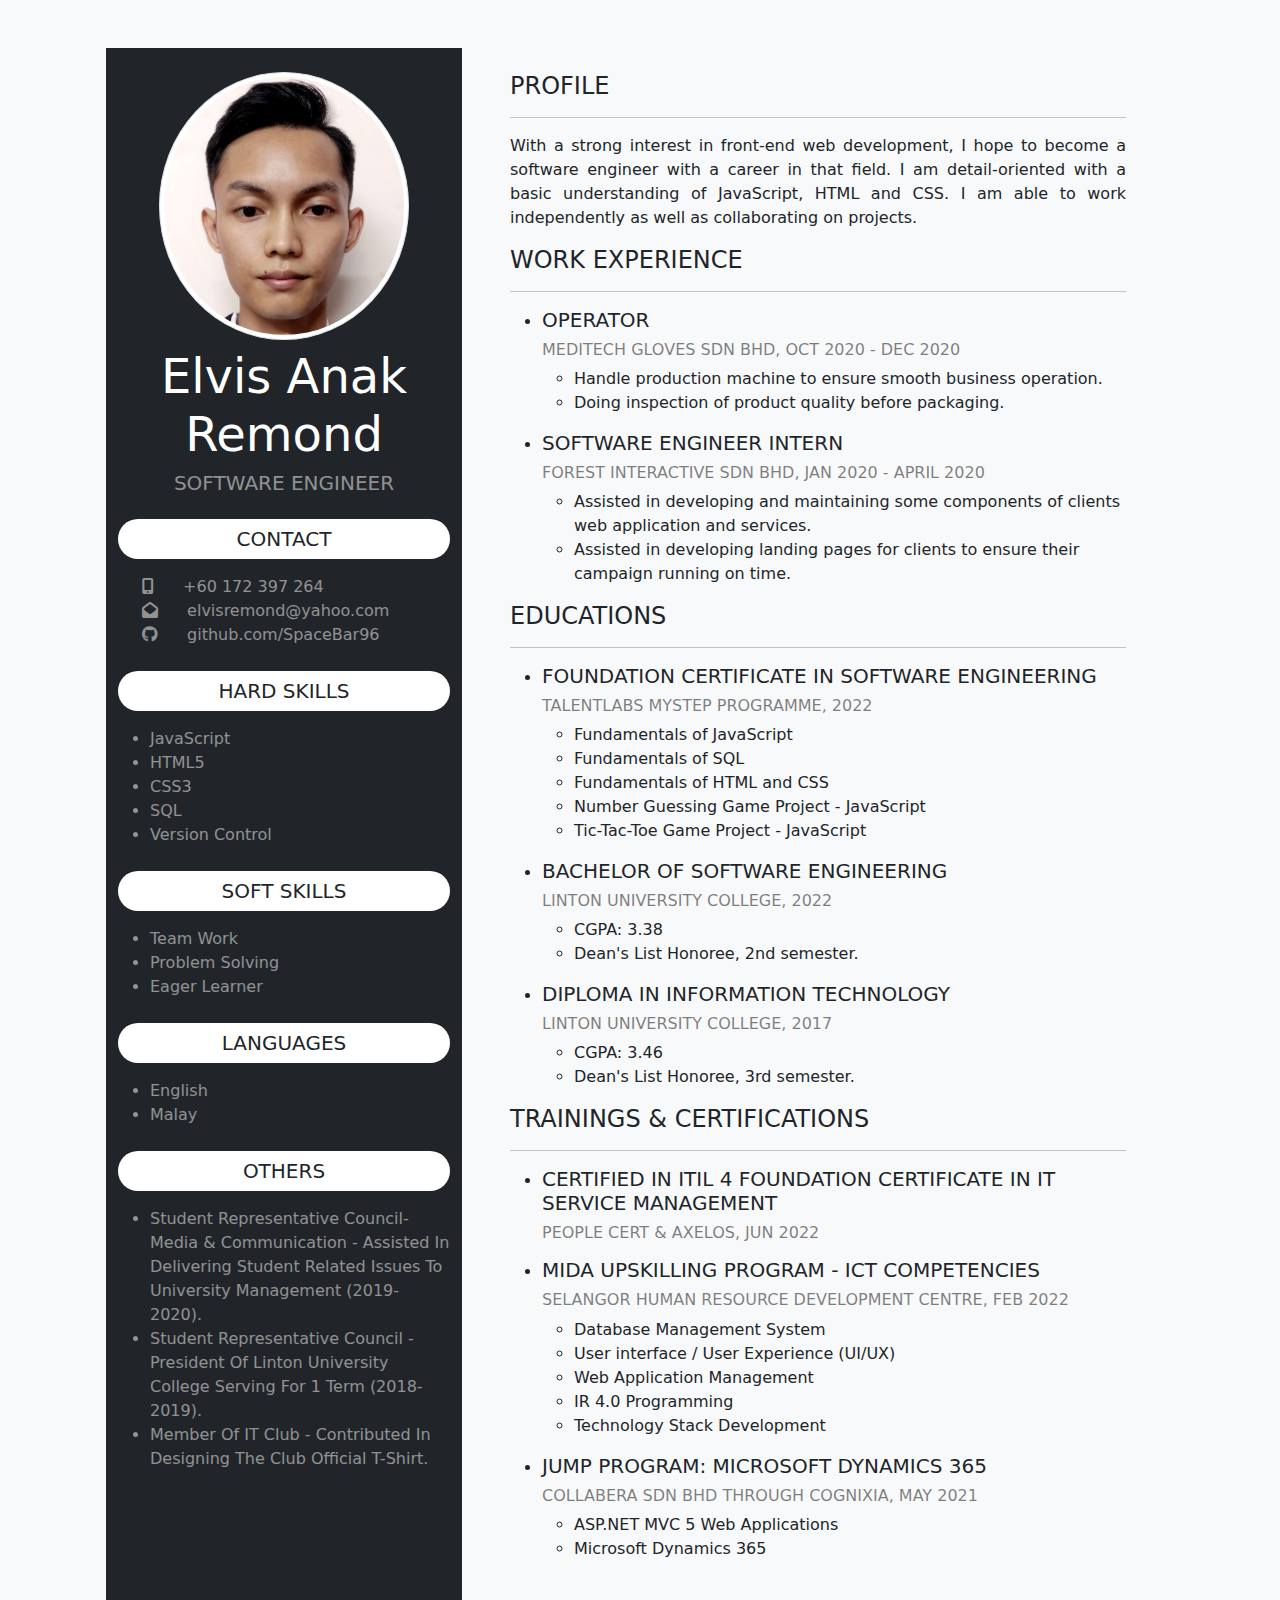
<file: index.html>
<!DOCTYPE html>
<html lang="en">
  <head>
    <meta charset="UTF-8" />
    <meta http-equiv="X-UA-Compatible" content="IE=edge" />
    <meta name="viewport" content="width=device-width, initial-scale=1.0" />
    <title>Elvis-CV</title>
    <link rel="stylesheet" href="css/style.css" />
    <link
      rel="stylesheet"
      href="https://cdn.jsdelivr.net/npm/bootstrap@5.2.0/dist/css/bootstrap.min.css"
    />
    <link
      rel="stylesheet"
      href="https://cdnjs.cloudflare.com/ajax/libs/font-awesome/6.1.2/css/all.min.css"
    />
  </head>
  <body class="bg-light">
    <div class="container p-5">
      <div class="row">
        <div class="col-lg-4 bg-dark text-white py-4">
          <div class="header-left text-center">
            <img
              src="img/pp.png"
              alt=""
              class="img-thumbnail rounded-circle mb-2"
            />
            <h1 class="display-5 text-center">Elvis Anak Remond</h1>
            <h4 class="lead text-uppercase text-white-50 mb-4 text-center">
              Software Engineer
            </h4>
          </div>
          <div>
            <h5
              class="text-uppercase bg-white text-dark text-center py-2 rounded-pill"
            >
              Contact
            </h5>
            <ul class="list-unstyled text-white-50 py-2">
              <li class="list-item">
                <i class="fas fa-mobile-alt mx-4"></i>
                +60 172 397 264
              </li>
              <li class="list-item">
                <i class="fas fa-envelope-open mx-4"></i>
                elvisremond@yahoo.com
              </li>
              <li class="list-item">
                <i class="fab fa-github mx-4"></i>
                github.com/SpaceBar96
              </li>
            </ul>
          </div>
          <div>
            <h5
              class="text-uppercase bg-white text-dark text-center py-2 rounded-pill"
            >
              Hard Skills
            </h5>
            <ul class="list text-white-50 py-2 text-left text-capitalize">
              <li class="list-item">JavaScript</li>
              <li class="list-item">HTML5</li>
              <li class="list-item">CSS3</li>
              <li class="list-item">SQL</li>
              <li class="list-item">Version Control</li>
            </ul>
          </div>
          <div>
            <h5
              class="text-uppercase bg-white text-dark text-center py-2 rounded-pill"
            >
              Soft Skills
            </h5>
            <ul class="list text-white-50 py-2 text-left text-capitalize">
              <li class="list-item">Team Work</li>
              <li class="list-item">Problem Solving</li>
              <li class="list-item">Eager Learner</li>
            </ul>
          </div>
          <div>
            <h5
              class="text-uppercase bg-white text-dark text-center py-2 rounded-pill"
            >
              Languages
            </h5>
            <ul class="list text-white-50 py-2 text-left text-capitalize">
              <li class="list-item">English</li>
              <li class="list-item">Malay</li>
            </ul>
          </div>
          <div>
            <h5
              class="text-uppercase bg-white text-dark text-center py-2 rounded-pill"
            >
              Others
            </h5>
            <ul class="list text-white-50 py-2 text-left text-capitalize">
              <li class="list-item">
                Student Representative Council-Media & Communication - Assisted
                in delivering student related issues to University management
                (2019-2020).
              </li>
              <li class="list-item">
                Student Representative Council - President of Linton University
                College serving for 1 term (2018-2019).
              </li>
              <li class="list-item">
                Member of IT Club - Contributed in designing the club official
                T-Shirt.
              </li>
            </ul>
          </div>
        </div>
        <div class="col-lg-8 bg-light text-dark py-4 px-5">
          <div class="header-right">
            <h4 class="text-uppercase">Profile</h4>
            <hr />
            <p>
              With a strong interest in front-end web development, I hope to
              become a software engineer with a career in that field. I am
              detail-oriented with a basic understanding of JavaScript, HTML and
              CSS. I am able to work independently as well as collaborating on
              projects.
            </p>
          </div>
          <div>
            <h4 class="text-uppercase">Work Experience</h4>
            <hr />
            <ul class="list">
              <li class="list-item">
                <h5 class="display-7 text-uppercase">Operator</h5>
                <h6 class="text-uppercase text-black-50">
                  Meditech Gloves Sdn Bhd, Oct 2020 - Dec 2020
                </h6>
                <ul>
                  <li>
                    Handle production machine to ensure smooth business
                    operation.
                  </li>
                  <li>Doing inspection of product quality before packaging.</li>
                </ul>
              </li>
            </ul>
            <ul class="list">
              <li class="list-item">
                <h5 class="display-7 text-uppercase">
                  Software Engineer Intern
                </h5>
                <h6 class="text-uppercase text-black-50">
                  Forest Interactive Sdn Bhd, Jan 2020 - April 2020
                </h6>
                <ul>
                  <li>
                    Assisted in developing and maintaining some components of
                    clients web application and services.
                  </li>
                  <li>
                    Assisted in developing landing pages for clients to ensure
                    their campaign running on time.
                  </li>
                </ul>
              </li>
            </ul>
          </div>
          <div>
            <h4 class="text-uppercase">Educations</h4>
            <hr />
            <ul class="list">
              <li class="list-item">
                <h5 class="display-7 text-uppercase">
                  Foundation Certificate in Software Engineering
                </h5>
                <h6 class="text-uppercase text-black-50">
                  TalentLabs MySTEP Programme, 2022
                </h6>
                <ul>
                  <li>Fundamentals of JavaScript</li>
                  <li>Fundamentals of SQL</li>
                  <li>Fundamentals of HTML and CSS</li>
                  <li>Number Guessing Game Project - JavaScript</li>
                  <li>Tic-Tac-Toe Game Project - JavaScript</li>
                </ul>
              </li>
            </ul>
            <ul class="list">
              <li class="list-item">
                <h5 class="display-7 text-uppercase">
                  Bachelor of Software Engineering
                </h5>
                <h6 class="text-uppercase text-black-50">
                  Linton University College, 2022
                </h6>
                <ul>
                  <li>CGPA: 3.38</li>
                  <li>Dean's List Honoree, 2nd semester.</li>
                </ul>
              </li>
            </ul>
            <ul class="list">
              <li class="list-item">
                <h5 class="display-7 text-uppercase">
                  Diploma in Information Technology
                </h5>
                <h6 class="text-uppercase text-black-50">
                  Linton University College, 2017
                </h6>
                <ul>
                  <li>CGPA: 3.46</li>
                  <li>Dean's List Honoree, 3rd semester.</li>
                </ul>
              </li>
            </ul>
          </div>
          <div>
            <h4 class="text-uppercase">Trainings & Certifications</h4>
            <hr />
            <ul class="list">
              <li class="list-item">
                <h5 class="display-7 text-uppercase">
                  Certified in ITIL 4 Foundation Certificate in IT Service
                  Management
                </h5>
                <h6 class="text-uppercase text-black-50">
                  People Cert & Axelos, Jun 2022
                </h6>
              </li>
            </ul>
            <ul class="list">
              <li class="list-item">
                <h5 class="display-7 text-uppercase">
                  MIDA Upskilling Program - ICT Competencies
                </h5>
                <h6 class="text-uppercase text-black-50">
                  Selangor Human Resource Development Centre, Feb 2022
                </h6>
                <ul>
                  <li>Database Management System</li>
                  <li>User interface / User Experience (UI/UX)</li>
                  <li>Web Application Management</li>
                  <li>IR 4.0 Programming</li>
                  <li>Technology Stack Development</li>
                </ul>
              </li>
            </ul>
            <ul class="list">
              <li class="list-item">
                <h5 class="display-7 text-uppercase">
                  JUMP Program: Microsoft Dynamics 365
                </h5>
                <h6 class="text-uppercase text-black-50">
                  Collabera Sdn Bhd through Cognixia, May 2021
                </h6>
                <ul>
                  <li>ASP.NET MVC 5 Web Applications</li>
                  <li>Microsoft Dynamics 365</li>
                </ul>
              </li>
            </ul>
          </div>
        </div>
      </div>
    </div>
  </body>
</html>
</file>
<file: css/style.css>
* {
  margin: 0;
  padding: 0;
}

p {
  text-align: justify;
}

img {
  max-width: 100%;
  width: 250px;
  height: auto;
  object-fit: cover;
  object-position: bottom;
}
</file>
